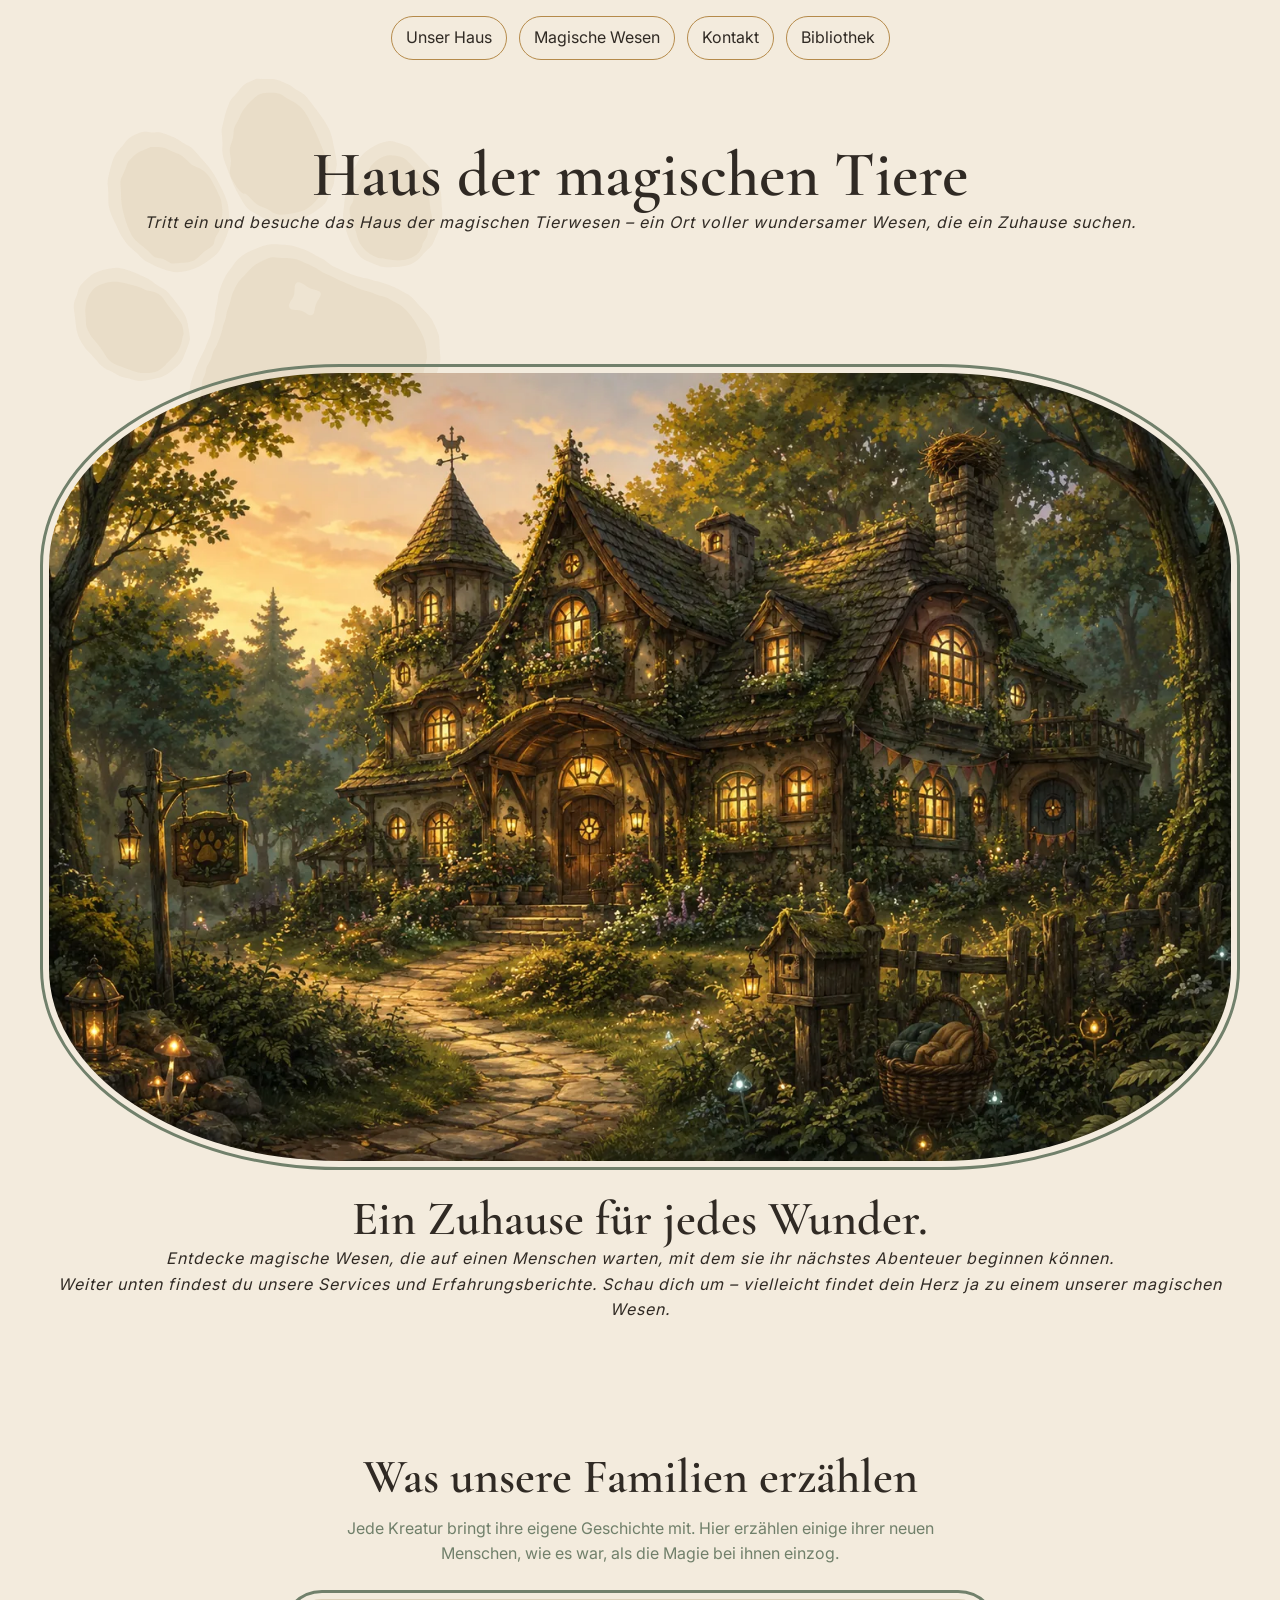
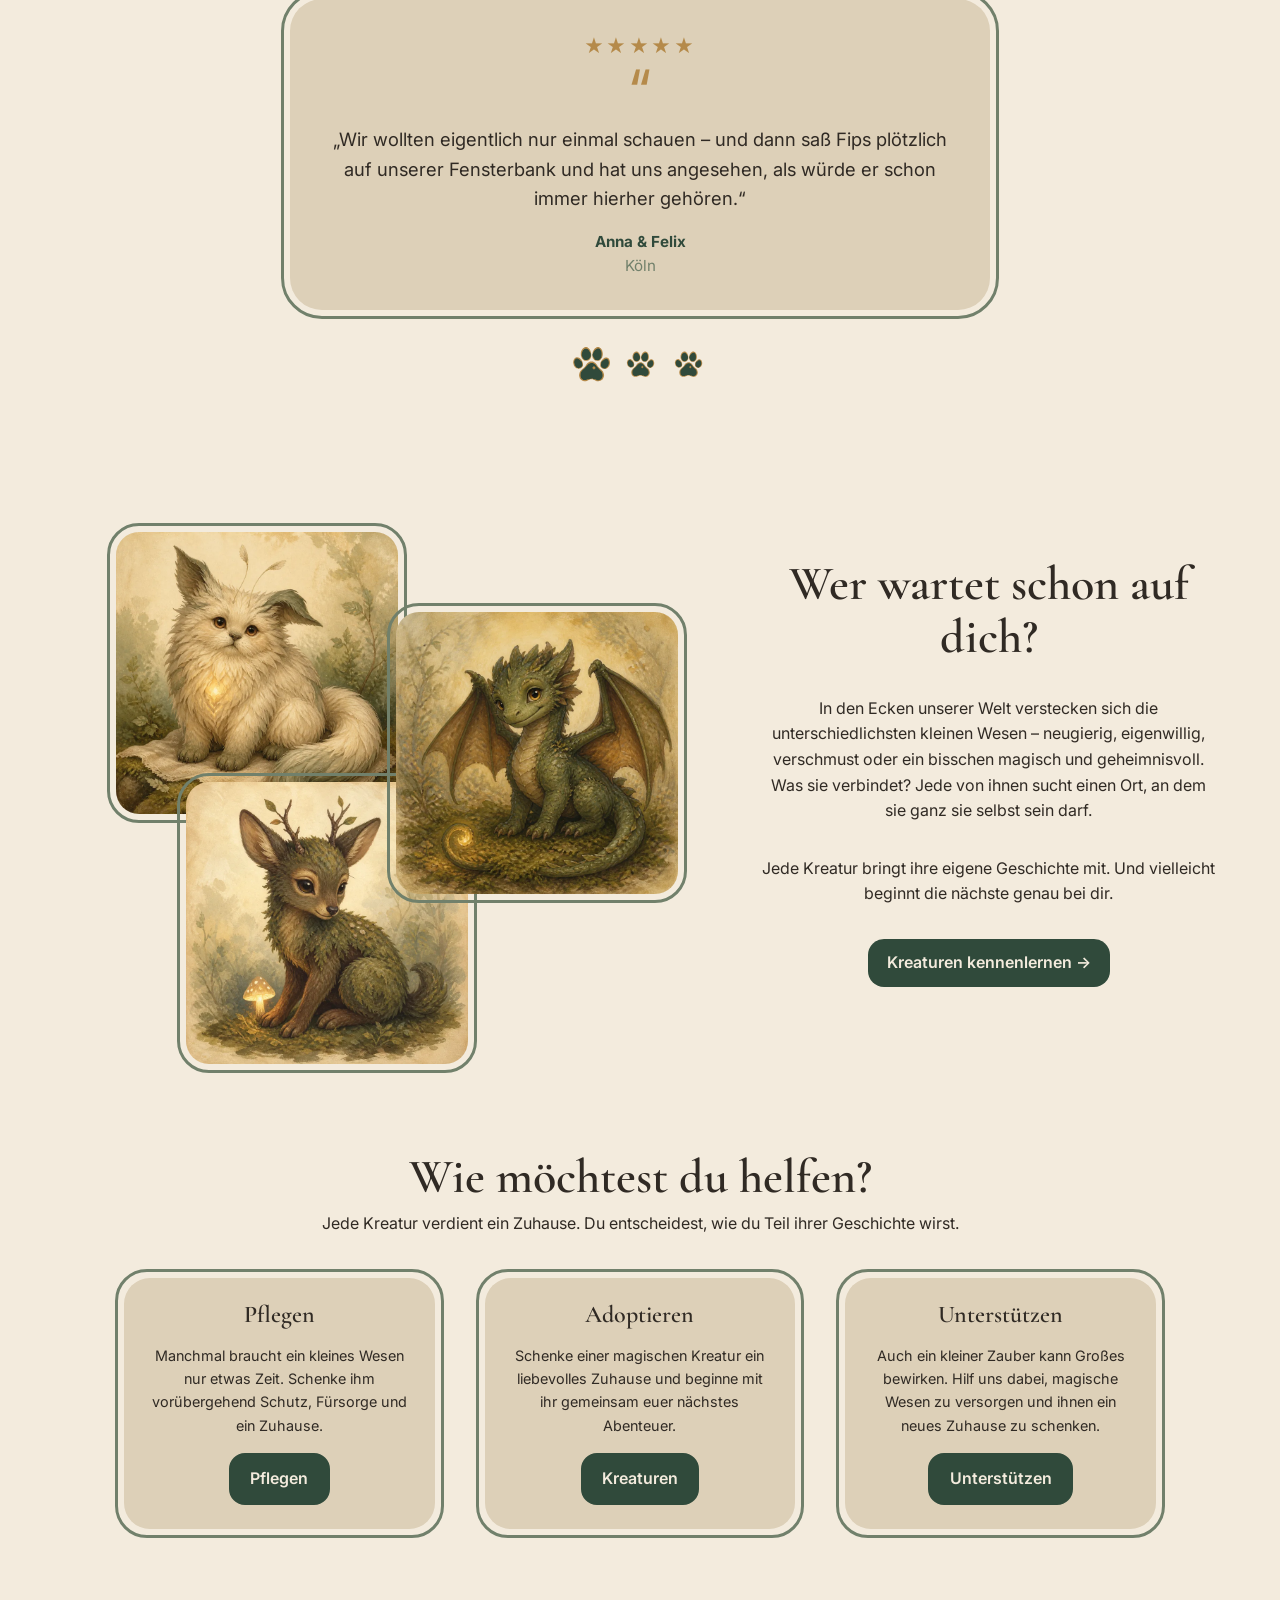
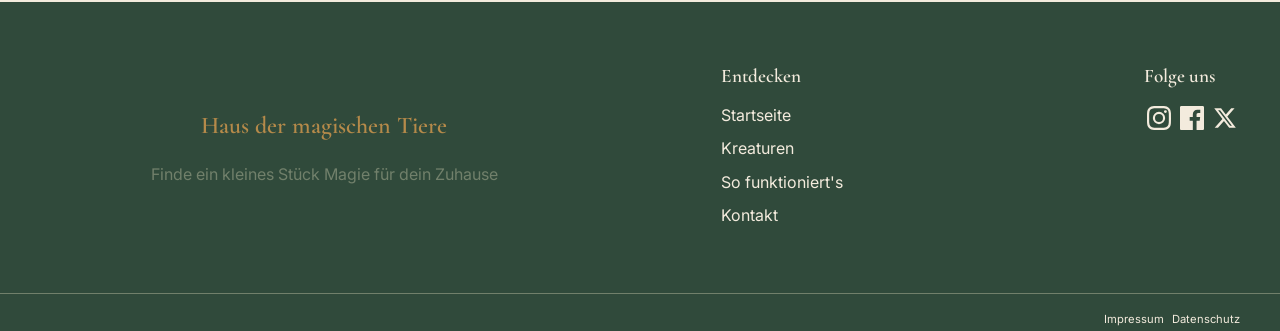
<file: index.html>
<!-- index.html — this file is yours to type, all of it. There is no skeleton
     here on purpose: building the skeleton is FR001.

     The markers below name the requirements from README.md, so the brief, your
     GitHub issues, the agent and this file all use the same words. Delete a
     marker once you have built past it — they are landmarks, not a to-do list,
     and nothing checks whether they are still here.

     One page or several is up to you. If you add about.html or contact.html,
     copy the relevant markers across or just delete them here. -->

<!-- FR001 — The page itself.
     The document: its type, the head (a title, the character encoding, the
     viewport, your stylesheet, any font link) and the body everything else
     lives inside. This is the one that decides whether the browser is reading
     your page in standards mode or guessing. -->
<!doctype html>
<html lang="de">
  <head>
    <meta charset="UTF-8" />
    <meta name="viewport" content="width=device-width, initial-scale=1.0" />
    <link rel="stylesheet" href="css/style.css" />
    <link rel="icon" href="assets/favicon.png?v=1" type="image/png" />
    <title>Adopt a Dragon</title>
  </head>
  <body>
    <nav class="oben-nav">
      <ul>
        <li><a href="index.html" aria-current="page">Unser Haus</a></li>
        <li><a href="creatures.html">Magische Wesen</a></li>
        <li><a href="contact.html">Kontakt</a></li>
        <li><a href="manuals.html">Bibliothek</a></li>
      </ul>
    </nav>

    <header class="container section">
      <h1>Haus der magischen Tiere</h1>
      <p>
        Tritt ein und besuche das Haus der magischen Tierwesen – ein Ort voller
        wundersamer Wesen, die ein Zuhause suchen.
      </p>
    </header>

    <main>
      <section class="hero container section">
        <img
          class="img-hero"
          src="assets/exterior.webp"
          alt="Märchenhaftes Haus der magischen Tiere in einem verwunschenen Wald"
          width="1440"
          height="960"
        />
        <h2>Ein Zuhause für jedes Wunder.</h2>
        <p>
          Entdecke magische Wesen, die auf einen Menschen warten, mit dem sie
          ihr nächstes Abenteuer beginnen können.
        </p>
        <p>
          Weiter unten findest du unsere Services und Erfahrungsberichte. Schau
          dich um – vielleicht findet dein Herz ja zu einem unserer magischen
          Wesen.
        </p>
      </section>

      <section class="testimonials section">
        <div class="testimonials__container container">
          <div class="testimonials__header">
            <h2>Was unsere Familien erzählen</h2>
            <p>
              Jede Kreatur bringt ihre eigene Geschichte mit. Hier erzählen
              einige ihrer neuen Menschen, wie es war, als die Magie bei ihnen
              einzog.
            </p>
          </div>

          <!--- Radio Buttons -->
          <input type="radio" name="testimonial" id="testimonial-1" checked />
          <input type="radio" name="testimonial" id="testimonial-2" />
          <input type="radio" name="testimonial" id="testimonial-3" />

          <!--- Testimonials -->
          <div class="testimonials__cards">
            <article class="testimonials__card testimonial-1">
              <div class="testimonials__rating">★★★★★</div>
              <blockquote>
                „Wir wollten eigentlich nur einmal schauen – und dann saß Fips
                plötzlich auf unserer Fensterbank und hat uns angesehen, als
                würde er schon immer hierher gehören.“
              </blockquote>
              <p class="testimonials__author">
                <strong>Anna & Felix</strong><br />
                Köln
              </p>
            </article>

            <article class="testimonials__card testimonial-2">
              <div class="testimonials__rating">★★★★★</div>
              <blockquote>
                „Morgens liegt Luna am liebsten in der Sonne, abends
                verschwindet sie irgendwo zwischen den Bücherregalen. Wir haben
                aufgehört zu fragen, wo sie die ganze Zeit gewesen ist.“
              </blockquote>
              <p class="testimonials__author">
                <strong>Familie Müller</strong><br />
                Bonn
              </p>
            </article>

            <article class="testimonials__card testimonial-3">
              <div class="testimonials__rating">★★★★★</div>
              <blockquote>
                „Das Schönste war nicht, unsere kleine Kreatur zu finden. Es war
                das Gefühl, dass sie uns gefunden hat.“
              </blockquote>
              <p class="testimonials__author">
                <strong>Sophie</strong><br />
                Düsseldorf
              </p>
            </article>
          </div>

          <!--- Navigation -->
          <div class="testimonials__controls">
            <label for="testimonial-1"
              ><img src="assets/paw.svg" alt=""
            /></label>
            <label for="testimonial-2"
              ><img src="assets/paw.svg" alt=""
            /></label>
            <label for="testimonial-3"
              ><img src="assets/paw.svg" alt=""
            /></label>
          </div>
        </div>
      </section>

      <!--Kreaturen-->
      <section class="section">
        <div class="creatures__container container">
          <div class="creatures__gallery">
            <div class="creatures__images">
              <img
                src="assets/dragon.webp"
                class="creatures__image--dragon"
                alt="Kleiner Drache"
                width="800"
                height="800"
              />
              <img
                src="assets/glowcat.webp"
                class="creatures__image--glowcat"
                alt="Kleine magische Glitzerkatze"
                width="800"
                height="800"
              />
              <img
                src="assets/mossdeer.webp"
                class="creatures__image--deer"
                alt="Kleines magisches Rehkitz"
                width="800"
                height="800"
              />
            </div>
          </div>
          <div class="creatures__content">
            <h2>Wer wartet schon auf dich?</h2>
            <p>
              In den Ecken unserer Welt verstecken sich die unterschiedlichsten
              kleinen Wesen – neugierig, eigenwillig, verschmust oder ein
              bisschen magisch und geheimnisvoll. Was sie verbindet? Jede von
              ihnen sucht einen Ort, an dem sie ganz sie selbst sein darf.
            </p>
            <p>
              Jede Kreatur bringt ihre eigene Geschichte mit. Und vielleicht
              beginnt die nächste genau bei dir.
            </p>
            <a href="creatures.html" class="creatures__link">
              Kreaturen kennenlernen <span>→</span>
            </a>
          </div>
        </div>
      </section>

      <!--Support-->
      <section class="support section" id="support">
        <div class="support__container container">
          <div class="support__header">
            <h2>Wie möchtest du helfen?</h2>
            <p>
              Jede Kreatur verdient ein Zuhause. Du entscheidest, wie du Teil
              ihrer Geschichte wirst.
            </p>
          </div>
          <div class="support__cards">
            <div class="support__card--frame">
              <article class="support__card">
                <h3>Pflegen</h3>
                <p>
                  Manchmal braucht ein kleines Wesen nur etwas Zeit. Schenke ihm
                  vorübergehend Schutz, Fürsorge und ein Zuhause.
                </p>
                <a href="manuals.html">Pflegen</a>
              </article>
            </div>
            <div class="support__card--frame">
              <article class="support__card">
                <h3>Adoptieren</h3>
                <p>
                  Schenke einer magischen Kreatur ein liebevolles Zuhause und
                  beginne mit ihr gemeinsam euer nächstes Abenteuer.
                </p>
                <a href="creatures.html">Kreaturen</a>
              </article>
            </div>
            <div class="support__card--frame">
              <article class="support__card">
                <h3>Unterstützen</h3>
                <p>
                  Auch ein kleiner Zauber kann Großes bewirken. Hilf uns dabei,
                  magische Wesen zu versorgen und ihnen ein neues Zuhause zu
                  schenken.
                </p>
                <a href="contact.html">Unterstützen</a>
              </article>
            </div>
          </div>
        </div>
      </section>
    </main>

    <!-- FR004 — Footer.
     The bottom of the page. Belongs to the page as a whole rather than to any
     one section above it. -->
    <footer>
      <div class="footer__content container section">
        <div class="footer__logo">
          <p class="footer__brand">Haus der magischen Tiere</p>
          <p>Finde ein kleines Stück Magie für dein Zuhause</p>
        </div>
        <div class="footer__navigation">
          <h4>Entdecken</h4>
          <nav aria-label="Footer-Navigation">
            <ul class="footer__links">
              <li><a href="index.html">Startseite</a></li>
              <li><a href="creatures.html">Kreaturen</a></li>
              <li><a href="index.html#support">So funktioniert's</a></li>
              <li><a href="contact.html">Kontakt</a></li>
            </ul>
          </nav>
        </div>
        <div class="footer__social">
          <h4>Folge uns</h4>
          <div class="footer__social-logos">
            <a href="#" aria-label="Instagram">
              <svg aria-hidden="true" focusable="false">
                <path
                  d="M12 2.163c3.204 0 3.584.012 4.85.07 3.252.148 4.771 1.691 4.919 4.919.058 1.265.069 1.645.069 4.849 0 3.205-.012 3.584-.069 4.849-.149 3.225-1.664 4.771-4.919 4.919-1.266.058-1.644.07-4.85.07-3.204 0-3.584-.012-4.849-.07-3.26-.149-4.771-1.699-4.919-4.92-.058-1.265-.07-1.644-.07-4.849 0-3.204.013-3.583.07-4.849.149-3.227 1.664-4.771 4.919-4.919 1.266-.057 1.645-.069 4.849-.069zM12 0C8.741 0 8.333.014 7.053.072 2.695.272.273 2.69.073 7.052.014 8.333 0 8.741 0 12c0 3.259.014 3.668.072 4.948.2 4.358 2.618 6.78 6.98 6.98C8.333 23.986 8.741 24 12 24c3.259 0 3.668-.014 4.948-.072 4.354-.2 6.782-2.618 6.979-6.98.059-1.28.073-1.689.073-4.948 0-3.259-.014-3.667-.072-4.947-.196-4.354-2.617-6.78-6.979-6.98C15.668.014 15.259 0 12 0zm0 5.838a6.162 6.162 0 100 12.324 6.162 6.162 0 000-12.324zM12 16a4 4 0 110-8 4 4 0 010 8zm6.406-11.845a1.44 1.44 0 100 2.881 1.44 1.44 0 000-2.881z"
                  fill="currentColor"
                  fill-rule="nonzero"
                />
              </svg>
            </a>
            <a href="#" aria-label="Facebook">
              <svg aria-hidden="true" focusable="false">
                <path
                  d="M22.675 0H1.325C.593 0 0 .593 0 1.325v21.351C0 23.407.593 24 1.325 24H12.82v-9.294H9.692v-3.622h3.128V8.413c0-3.1 1.893-4.788 4.659-4.788 1.325 0 2.463.099 2.795.143v3.24l-1.918.001c-1.504 0-1.795.715-1.795 1.763v2.313h3.587l-.467 3.622h-3.12V24h6.116c.73 0 1.323-.593 1.323-1.325V1.325C24 .593 23.407 0 22.675 0z"
                  fill="currentColor"
                  fill-rule="nonzero"
                />
              </svg>
            </a>
            <a href="#" aria-label="X">
              <svg aria-hidden="true" focusable="false">
                <path
                  d="M18.244 2.25h3.308l-7.227 8.26 8.502 11.24H16.17l-5.214-6.817L4.99 21.75H1.68l7.73-8.835L1.254 2.25H8.08l4.713 6.231zm-1.161 17.52h1.833L7.084 4.126H5.117z"
                  fill="currentColor"
                ></path>
              </svg>
            </a>
          </div>
        </div>
      </div>
      <nav class="footer__legal-wrapper" aria-label="Rechtliche Links">
        <ul class="footer__legal container">
          <li><a href="#">Impressum</a></li>
          <li><a href="#">Datenschutz</a></li>
        </ul>
      </nav>
    </footer>

    <!-- FR005 — Images and media.
     Your pictures live in assets/. Every one of them needs alt text that says
     what it shows — and a decorative image needs an empty alt rather than none
     at all. Give them a width and height so the page does not jump around
     while they load. -->
  </body>
</html>
</file>
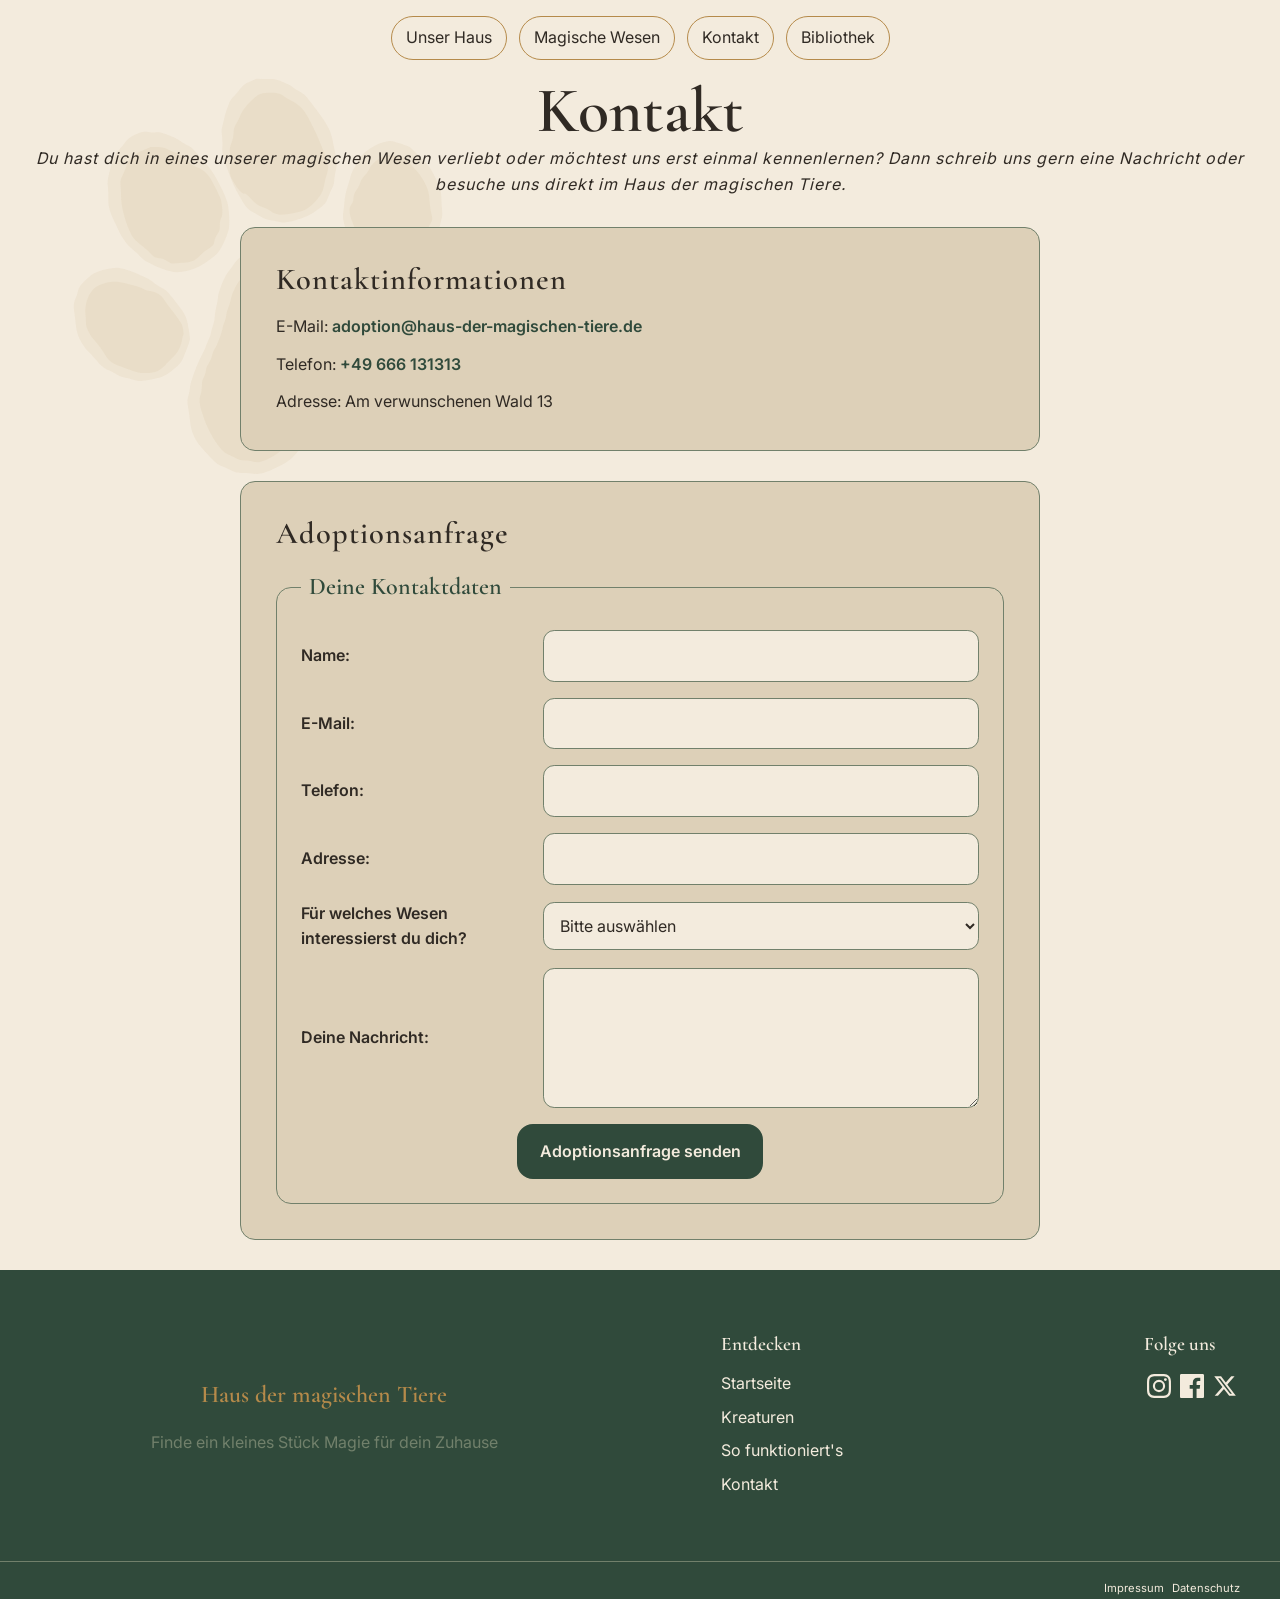
<file: contact.html>
<!doctype html>
<html lang="de">
  <head>
    <meta charset="UTF-8" />
    <meta name="viewport" content="width=device-width, initial-scale=1.0" />
    <link rel="stylesheet" href="css/style.css" />
    <link rel="icon" href="assets/favicon.png?v=1" type="image/png" />
    <title>Adopt a Dragon | Kontakt</title>
  </head>

  <body>
    <nav class="oben-nav">
      <ul>
        <li><a href="index.html">Unser Haus</a></li>
        <li><a href="creatures.html">Magische Wesen</a></li>
        <li><a href="contact.html" aria-current="page">Kontakt</a></li>
        <li><a href="manuals.html">Bibliothek</a></li>
      </ul>
    </nav>

    <header>
      <h1>Kontakt</h1>
      <p>
        Du hast dich in eines unserer magischen Wesen verliebt oder möchtest uns
        erst einmal kennenlernen? Dann schreib uns gern eine Nachricht oder
        besuche uns direkt im Haus der magischen Tiere.
      </p>
    </header>

    <main>
      <section class="contact-info">
        <h2>Kontaktinformationen</h2>

        <ul class="contact-info__list">
          <li>
            E-Mail:
            <a href="mailto:adoption@haus-der-magischen-tiere.de">
              adoption@haus-der-magischen-tiere.de
            </a>
          </li>

          <li>
            Telefon:
            <a href="tel:+49666131313">+49 666 131313</a>
          </li>

          <li>Adresse: Am verwunschenen Wald 13</li>
        </ul>
      </section>

      <section class="contact-form">
        <h2>Adoptionsanfrage</h2>

        <form class="contact-form__form">
          <fieldset class="contact-form__fieldset">
            <legend class="contact-form__legend">Deine Kontaktdaten</legend>

            <label for="name">Name:</label>
            <input
              class="contact-form__input"
              required
              type="text"
              id="name"
              name="name"
            />

            <label for="email">E-Mail:</label>
            <input
              class="contact-form__input"
              required
              type="email"
              id="email"
              name="email"
            />

            <label for="phone">Telefon:</label>
            <input
              class="contact-form__input"
              type="tel"
              id="phone"
              name="phone"
            />

            <label for="address">Adresse:</label>
            <input
              class="contact-form__input"
              type="text"
              id="address"
              name="address"
              autocomplete="street-address"
            />

            <label for="creature">
              Für welches Wesen interessierst du dich?
            </label>
            <select
              class="contact-form__select"
              required
              id="creature"
              name="creature"
            >
              <option value="" disabled selected>Bitte auswählen</option>
              <option value="Missy">Missy</option>
              <option value="Falfalon">Falfalon</option>
              <option value="Liora">Liora</option>
              <option value="Brummel">Brummel</option>
              <option value="Funke">Funke</option>
            </select>

            <label for="message">Deine Nachricht:</label>
            <textarea
              class="contact-form__textarea"
              required
              id="message"
              name="message"
            ></textarea>

            <button class="contact-form__button" type="submit">
              Adoptionsanfrage senden
            </button>
          </fieldset>
        </form>
      </section>
    </main>
    <footer>
      <div class="footer__content container section">
        <div class="footer__logo">
          <p class="footer__brand">Haus der magischen Tiere</p>
          <p>Finde ein kleines Stück Magie für dein Zuhause</p>
        </div>
        <div class="footer__navigation">
          <h4>Entdecken</h4>
          <nav aria-label="Footer-Navigation">
            <ul class="footer__links">
              <li><a href="index.html">Startseite</a></li>
              <li><a href="creatures.html">Kreaturen</a></li>
              <li><a href="index.html#support">So funktioniert's</a></li>
              <li><a href="contact.html">Kontakt</a></li>
            </ul>
          </nav>
        </div>
        <div class="footer__social">
          <h4>Folge uns</h4>
          <div class="footer__social-logos">
            <a href="#" aria-label="Instagram">
              <svg aria-hidden="true" focusable="false">
                <path
                  d="M12 2.163c3.204 0 3.584.012 4.85.07 3.252.148 4.771 1.691 4.919 4.919.058 1.265.069 1.645.069 4.849 0 3.205-.012 3.584-.069 4.849-.149 3.225-1.664 4.771-4.919 4.919-1.266.058-1.644.07-4.85.07-3.204 0-3.584-.012-4.849-.07-3.26-.149-4.771-1.699-4.919-4.92-.058-1.265-.07-1.644-.07-4.849 0-3.204.013-3.583.07-4.849.149-3.227 1.664-4.771 4.919-4.919 1.266-.057 1.645-.069 4.849-.069zM12 0C8.741 0 8.333.014 7.053.072 2.695.272.273 2.69.073 7.052.014 8.333 0 8.741 0 12c0 3.259.014 3.668.072 4.948.2 4.358 2.618 6.78 6.98 6.98C8.333 23.986 8.741 24 12 24c3.259 0 3.668-.014 4.948-.072 4.354-.2 6.782-2.618 6.979-6.98.059-1.28.073-1.689.073-4.948 0-3.259-.014-3.667-.072-4.947-.196-4.354-2.617-6.78-6.979-6.98C15.668.014 15.259 0 12 0zm0 5.838a6.162 6.162 0 100 12.324 6.162 6.162 0 000-12.324zM12 16a4 4 0 110-8 4 4 0 010 8zm6.406-11.845a1.44 1.44 0 100 2.881 1.44 1.44 0 000-2.881z"
                  fill="currentColor"
                  fill-rule="nonzero"
                />
              </svg>
            </a>
            <a href="#" aria-label="Facebook">
              <svg aria-hidden="true" focusable="false">
                <path
                  d="M22.675 0H1.325C.593 0 0 .593 0 1.325v21.351C0 23.407.593 24 1.325 24H12.82v-9.294H9.692v-3.622h3.128V8.413c0-3.1 1.893-4.788 4.659-4.788 1.325 0 2.463.099 2.795.143v3.24l-1.918.001c-1.504 0-1.795.715-1.795 1.763v2.313h3.587l-.467 3.622h-3.12V24h6.116c.73 0 1.323-.593 1.323-1.325V1.325C24 .593 23.407 0 22.675 0z"
                  fill="currentColor"
                  fill-rule="nonzero"
                />
              </svg>
            </a>
            <a href="#" aria-label="X">
              <svg aria-hidden="true" focusable="false">
                <path
                  d="M18.244 2.25h3.308l-7.227 8.26 8.502 11.24H16.17l-5.214-6.817L4.99 21.75H1.68l7.73-8.835L1.254 2.25H8.08l4.713 6.231zm-1.161 17.52h1.833L7.084 4.126H5.117z"
                  fill="currentColor"
                ></path>
              </svg>
            </a>
          </div>
        </div>
      </div>
      <nav class="footer__legal-wrapper" aria-label="Rechtliche Links">
        <ul class="footer__legal container">
          <li><a href="#">Impressum</a></li>
          <li><a href="#">Datenschutz</a></li>
        </ul>
      </nav>
    </footer>

    <!-- FR005 — Images and media.
     Your pictures live in assets/. Every one of them needs alt text that says
     what it shows — and a decorative image needs an empty alt rather than none
     at all. Give them a width and height so the page does not jump around
     while they load. -->
  </body>
</html>
</file>
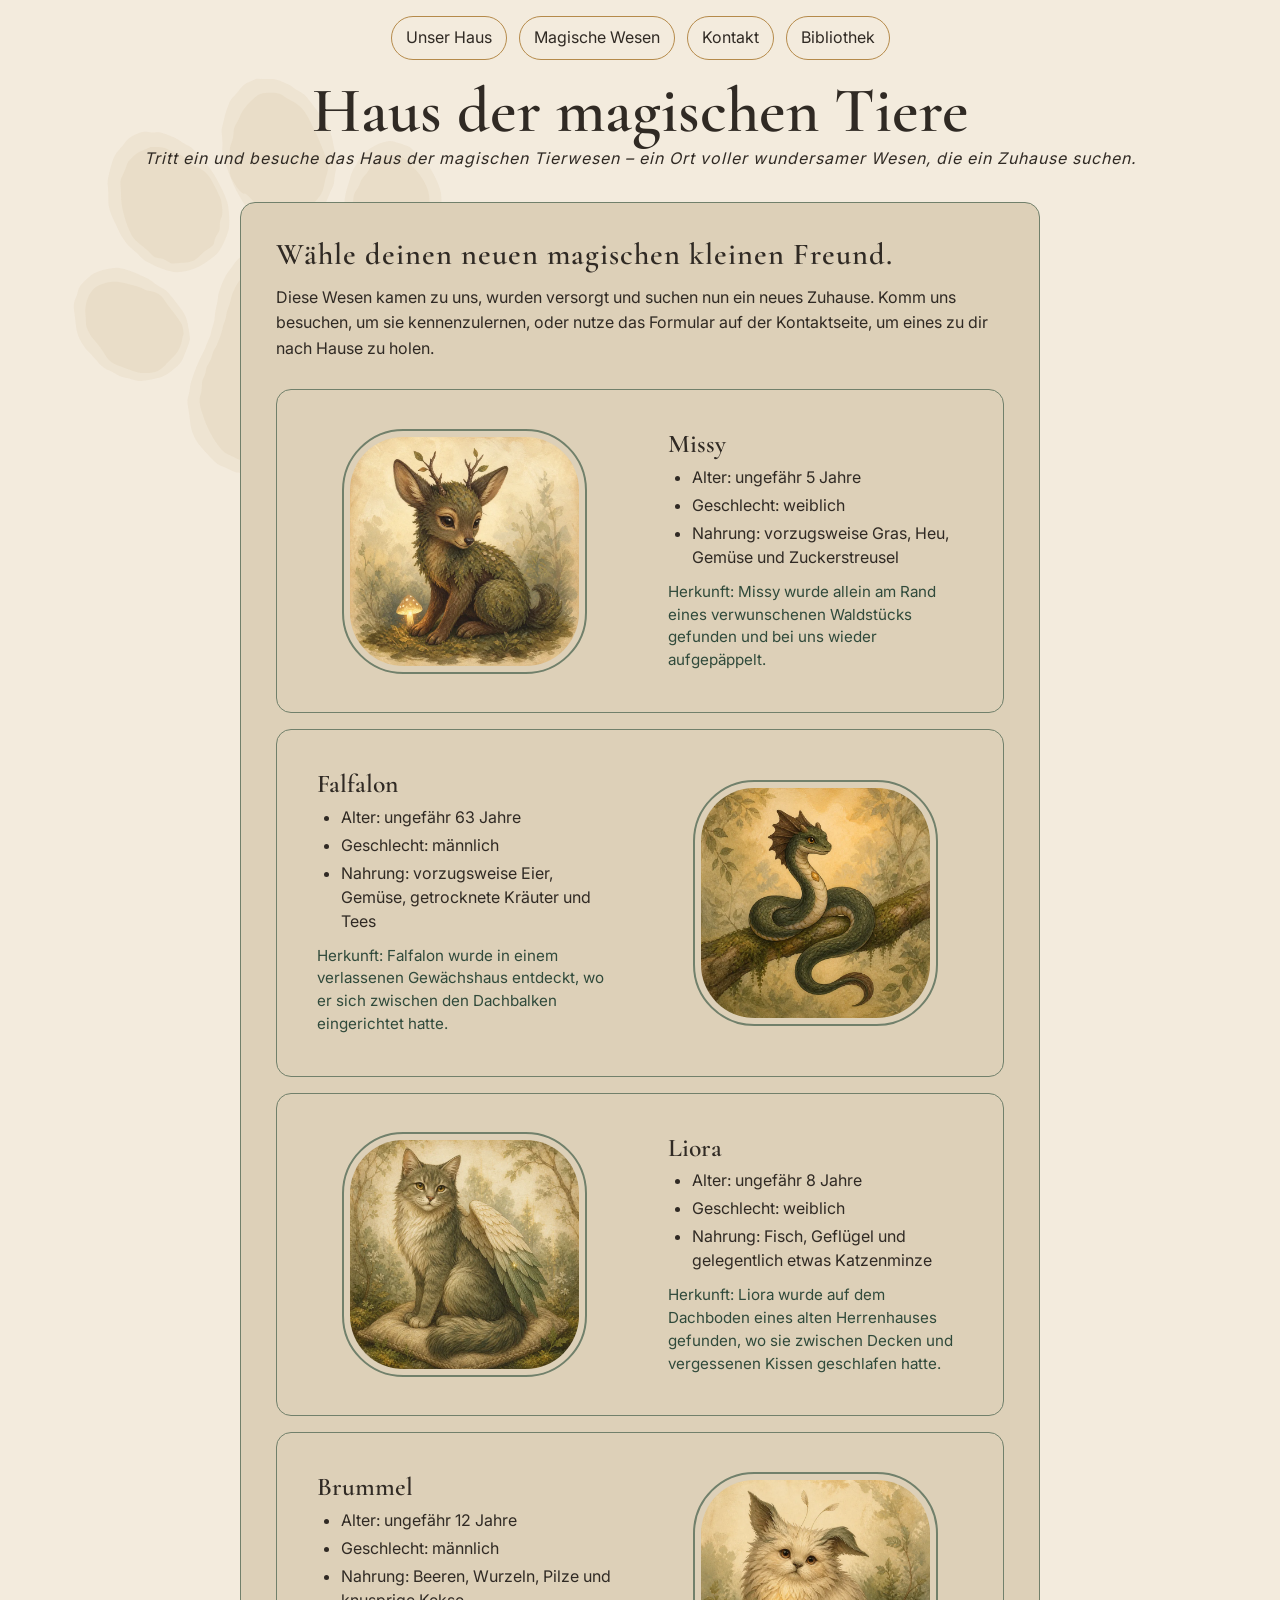
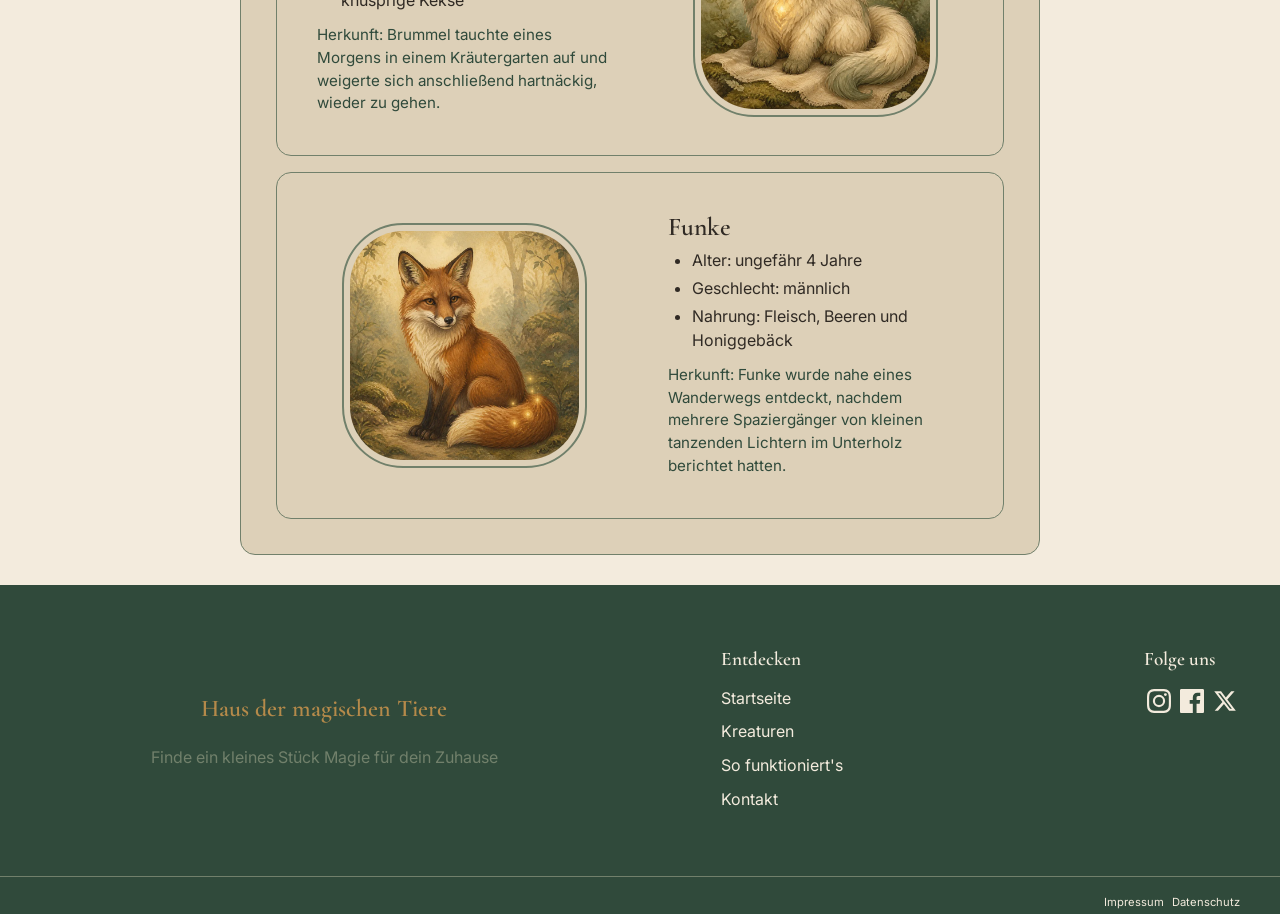
<file: creatures.html>
<!doctype html>
<html lang="de">
  <head>
    <meta charset="UTF-8" />
    <meta name="viewport" content="width=device-width, initial-scale=1.0" />
    <link rel="stylesheet" href="css/style.css" />
    <link rel="icon" href="assets/favicon.png?v=1" type="image/png" />
    <title>Adopt a Dragon | Magische Wesen</title>
  </head>

  <body>
    <nav class="oben-nav" aria-label="Hauptnavigation">
      <ul>
        <li><a href="index.html">Unser Haus</a></li>
        <li>
          <a href="creatures.html" aria-current="page">Magische Wesen</a>
        </li>
        <li><a href="contact.html">Kontakt</a></li>
        <li><a href="manuals.html">Bibliothek</a></li>
      </ul>
    </nav>

    <header>
      <h1>Haus der magischen Tiere</h1>
      <p>
        Tritt ein und besuche das Haus der magischen Tierwesen – ein Ort voller
        wundersamer Wesen, die ein Zuhause suchen.
      </p>
    </header>

    <main>
      <section class="creatures">
        <h2>Wähle deinen neuen magischen kleinen Freund.</h2>

        <p>
          Diese Wesen kamen zu uns, wurden versorgt und suchen nun ein neues
          Zuhause. Komm uns besuchen, um sie kennenzulernen, oder nutze das
          Formular auf der Kontaktseite, um eines zu dir nach Hause zu holen.
        </p>

        <div class="adoptables">
          <div class="adoptables-grid">
            <article class="adoptables-card">
              <img
                class="adoptable-img"
                src="assets/mossdeer.webp"
                alt="Ein kleines Reh mit moosartigem Fell und kleinen Hörnern."
                width="800"
                height="800"
              />

              <div class="adoptables-info">
                <h3>Missy</h3>

                <ul>
                  <li>Alter: ungefähr 5 Jahre</li>
                  <li>Geschlecht: weiblich</li>
                  <li>
                    Nahrung: vorzugsweise Gras, Heu, Gemüse und Zuckerstreusel
                  </li>
                </ul>

                <p class="rescue-note">
                  Herkunft: Missy wurde allein am Rand eines verwunschenen
                  Waldstücks gefunden und bei uns wieder aufgepäppelt.
                </p>
              </div>
            </article>

            <article class="adoptables-card">
              <div class="adoptables-info">
                <h3>Falfalon</h3>

                <ul>
                  <li>Alter: ungefähr 63 Jahre</li>
                  <li>Geschlecht: männlich</li>
                  <li>
                    Nahrung: vorzugsweise Eier, Gemüse, getrocknete Kräuter und
                    Tees
                  </li>
                </ul>

                <p class="rescue-note">
                  Herkunft: Falfalon wurde in einem verlassenen Gewächshaus
                  entdeckt, wo er sich zwischen den Dachbalken eingerichtet
                  hatte.
                </p>
              </div>

              <img
                class="adoptable-img"
                src="assets/drake.webp"
                alt="Ein grünes, schlangenartiges Wesen auf einem Ast mit seitlichen Kopfflügeln, kleinen Hörnern und einem gelben Edelstein am Körper."
                width="800"
                height="800"
              />
            </article>
            <article class="adoptables-card">
              <img
                class="adoptable-img"
                src="assets/wingcat.webp"
                alt="Eine graue Katze mit großen hellen Flügeln, die auf einem Kissen sitzt."
                width="800"
                height="800"
              />

              <div class="adoptables-info">
                <h3>Liora</h3>

                <ul>
                  <li>Alter: ungefähr 8 Jahre</li>
                  <li>Geschlecht: weiblich</li>
                  <li>
                    Nahrung: Fisch, Geflügel und gelegentlich etwas Katzenminze
                  </li>
                </ul>

                <p class="rescue-note">
                  Herkunft: Liora wurde auf dem Dachboden eines alten
                  Herrenhauses gefunden, wo sie zwischen Decken und vergessenen
                  Kissen geschlafen hatte.
                </p>
              </div>
            </article>

            <article class="adoptables-card">
              <div class="adoptables-info">
                <h3>Brummel</h3>

                <ul>
                  <li>Alter: ungefähr 12 Jahre</li>
                  <li>Geschlecht: männlich</li>
                  <li>Nahrung: Beeren, Wurzeln, Pilze und knusprige Kekse</li>
                </ul>

                <p class="rescue-note">
                  Herkunft: Brummel tauchte eines Morgens in einem Kräutergarten
                  auf und weigerte sich anschließend hartnäckig, wieder zu
                  gehen.
                </p>
              </div>

              <img
                class="adoptable-img"
                src="assets/glowcat.webp"
                alt="Ein flauschiges helles Fantasiewesen mit großen Ohren und einem warm leuchtenden Fleck auf der Brust."
                width="800"
                height="800"
              />
            </article>

            <article class="adoptables-card">
              <img
                class="adoptable-img"
                src="assets/sparklefox.webp"
                alt="Ein roter Fuchs mit kleinen goldenen Lichtfunken an seinem buschigen Schwanz."
                width="800"
                height="800"
              />

              <div class="adoptables-info">
                <h3>Funke</h3>

                <ul>
                  <li>Alter: ungefähr 4 Jahre</li>
                  <li>Geschlecht: männlich</li>
                  <li>Nahrung: Fleisch, Beeren und Honiggebäck</li>
                </ul>

                <p class="rescue-note">
                  Herkunft: Funke wurde nahe eines Wanderwegs entdeckt, nachdem
                  mehrere Spaziergänger von kleinen tanzenden Lichtern im
                  Unterholz berichtet hatten.
                </p>
              </div>
            </article>
          </div>
        </div>
      </section>
    </main>

    <footer>
      <div class="footer__content container section">
        <div class="footer__logo">
          <p class="footer__brand">Haus der magischen Tiere</p>
          <p>Finde ein kleines Stück Magie für dein Zuhause</p>
        </div>
        <div class="footer__navigation">
          <h4>Entdecken</h4>
          <nav aria-label="Footer-Navigation">
            <ul class="footer__links">
              <li><a href="index.html">Startseite</a></li>
              <li><a href="creatures.html">Kreaturen</a></li>
              <li><a href="index.html#support">So funktioniert's</a></li>
              <li><a href="contact.html">Kontakt</a></li>
            </ul>
          </nav>
        </div>
        <div class="footer__social">
          <h4>Folge uns</h4>
          <div class="footer__social-logos">
            <a href="#" aria-label="Instagram">
              <svg aria-hidden="true" focusable="false">
                <path
                  d="M12 2.163c3.204 0 3.584.012 4.85.07 3.252.148 4.771 1.691 4.919 4.919.058 1.265.069 1.645.069 4.849 0 3.205-.012 3.584-.069 4.849-.149 3.225-1.664 4.771-4.919 4.919-1.266.058-1.644.07-4.85.07-3.204 0-3.584-.012-4.849-.07-3.26-.149-4.771-1.699-4.919-4.92-.058-1.265-.07-1.644-.07-4.849 0-3.204.013-3.583.07-4.849.149-3.227 1.664-4.771 4.919-4.919 1.266-.057 1.645-.069 4.849-.069zM12 0C8.741 0 8.333.014 7.053.072 2.695.272.273 2.69.073 7.052.014 8.333 0 8.741 0 12c0 3.259.014 3.668.072 4.948.2 4.358 2.618 6.78 6.98 6.98C8.333 23.986 8.741 24 12 24c3.259 0 3.668-.014 4.948-.072 4.354-.2 6.782-2.618 6.979-6.98.059-1.28.073-1.689.073-4.948 0-3.259-.014-3.667-.072-4.947-.196-4.354-2.617-6.78-6.979-6.98C15.668.014 15.259 0 12 0zm0 5.838a6.162 6.162 0 100 12.324 6.162 6.162 0 000-12.324zM12 16a4 4 0 110-8 4 4 0 010 8zm6.406-11.845a1.44 1.44 0 100 2.881 1.44 1.44 0 000-2.881z"
                  fill="currentColor"
                  fill-rule="nonzero"
                />
              </svg>
            </a>
            <a href="#" aria-label="Facebook">
              <svg aria-hidden="true" focusable="false">
                <path
                  d="M22.675 0H1.325C.593 0 0 .593 0 1.325v21.351C0 23.407.593 24 1.325 24H12.82v-9.294H9.692v-3.622h3.128V8.413c0-3.1 1.893-4.788 4.659-4.788 1.325 0 2.463.099 2.795.143v3.24l-1.918.001c-1.504 0-1.795.715-1.795 1.763v2.313h3.587l-.467 3.622h-3.12V24h6.116c.73 0 1.323-.593 1.323-1.325V1.325C24 .593 23.407 0 22.675 0z"
                  fill="currentColor"
                  fill-rule="nonzero"
                />
              </svg>
            </a>
            <a href="#" aria-label="X">
              <svg aria-hidden="true" focusable="false">
                <path
                  d="M18.244 2.25h3.308l-7.227 8.26 8.502 11.24H16.17l-5.214-6.817L4.99 21.75H1.68l7.73-8.835L1.254 2.25H8.08l4.713 6.231zm-1.161 17.52h1.833L7.084 4.126H5.117z"
                  fill="currentColor"
                ></path>
              </svg>
            </a>
          </div>
        </div>
      </div>
      <nav class="footer__legal-wrapper" aria-label="Rechtliche Links">
        <ul class="footer__legal container">
          <li><a href="#">Impressum</a></li>
          <li><a href="#">Datenschutz</a></li>
        </ul>
      </nav>
    </footer>

    <!-- FR005 — Images and media.
     Your pictures live in assets/. Every one of them needs alt text that says
     what it shows — and a decorative image needs an empty alt rather than none
     at all. Give them a width and height so the page does not jump around
     while they load. -->
  </body>
</html>
</file>
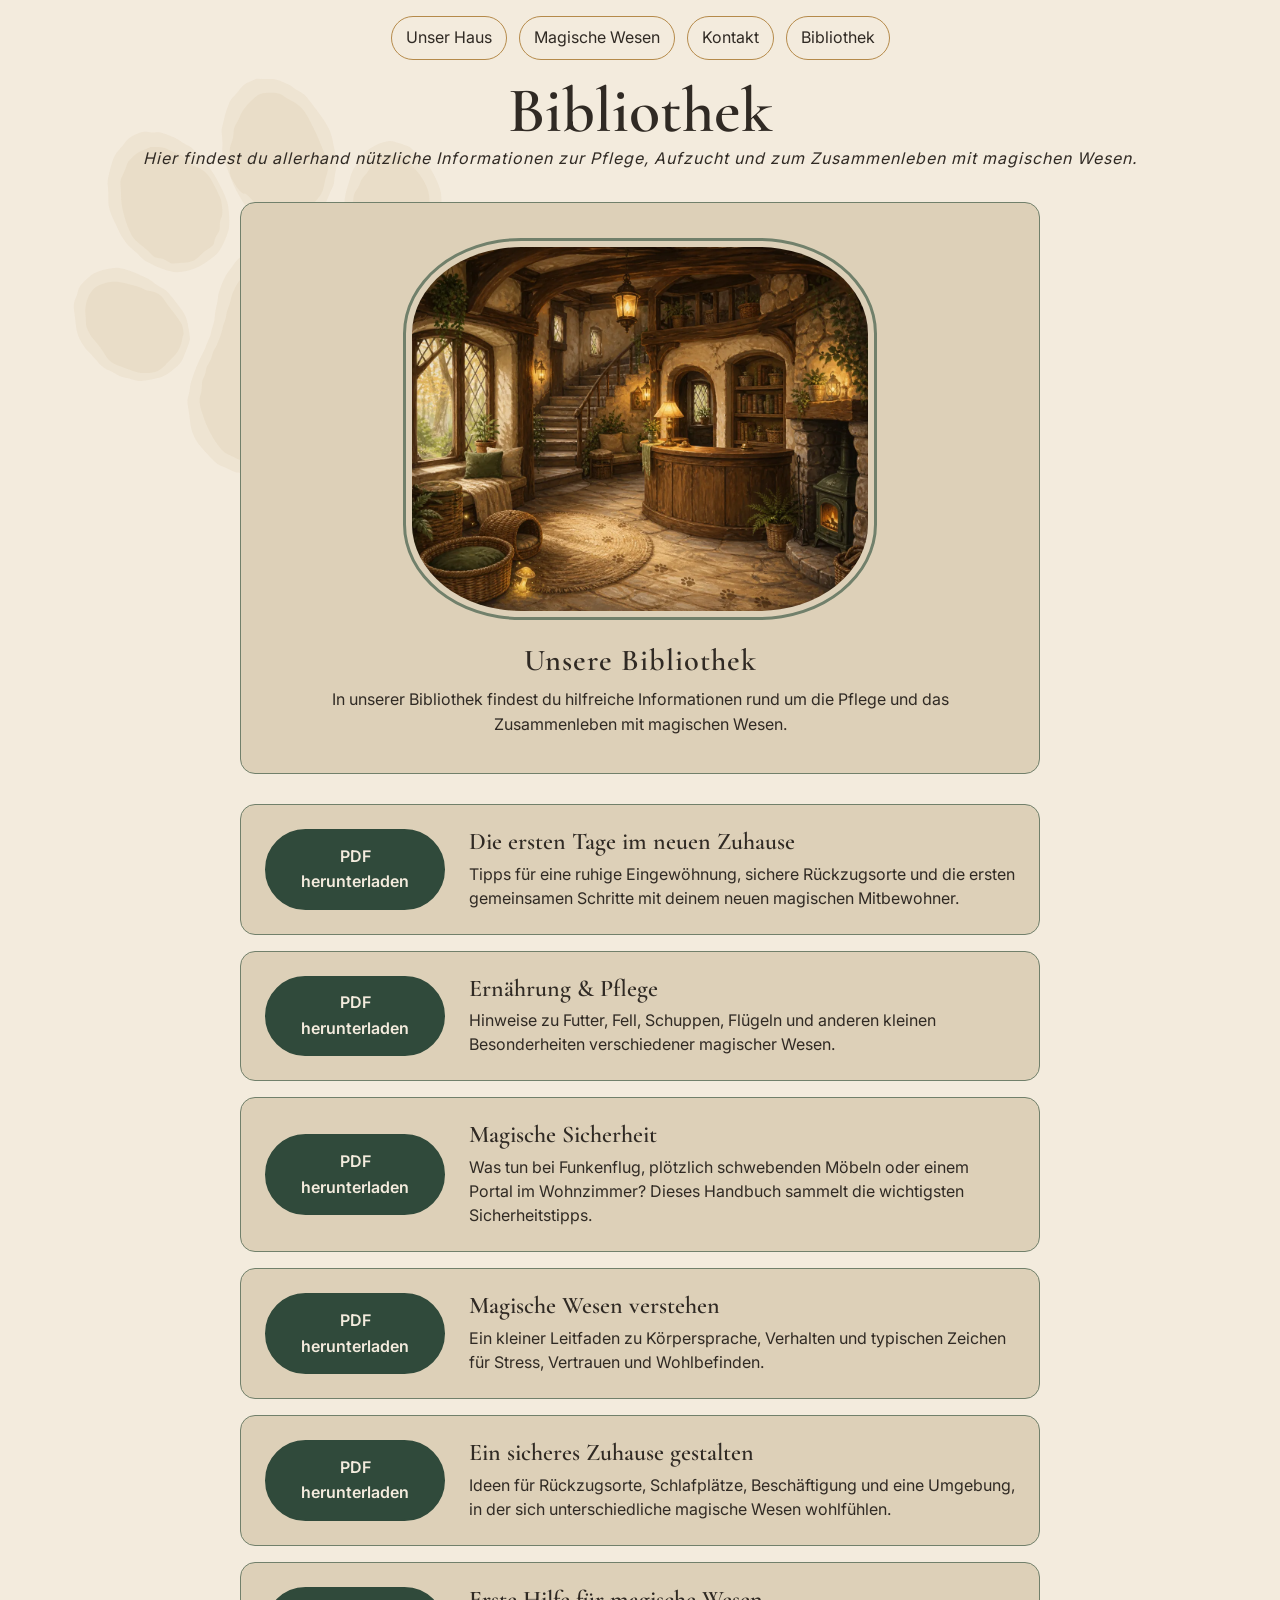
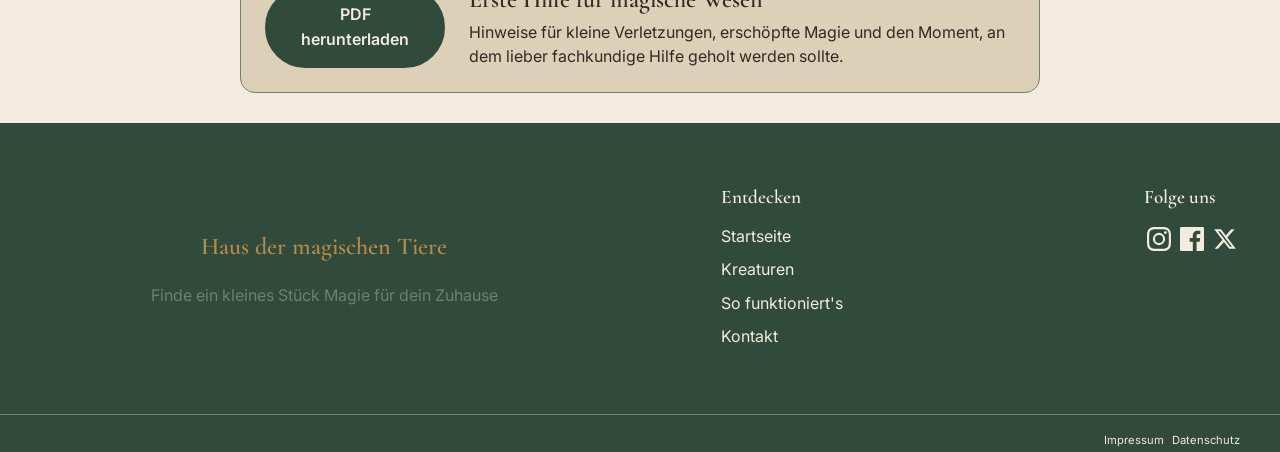
<file: manuals.html>
<!doctype html>
<html lang="de">
  <head>
    <meta charset="UTF-8" />
    <meta name="viewport" content="width=device-width, initial-scale=1.0" />
    <link rel="stylesheet" href="css/style.css" />
    <link rel="icon" href="assets/favicon.png?v=1" type="image/png" />
    <title>Adopt a Dragon | Bibliothek</title>
  </head>
  <body>
    <nav class="oben-nav">
      <ul>
        <li><a href="index.html">Unser Haus</a></li>
        <li><a href="creatures.html">Magische Wesen</a></li>
        <li><a href="contact.html">Kontakt</a></li>
        <li><a href="manuals.html" aria-current="page">Bibliothek</a></li>
      </ul>
    </nav>
    <header>
      <h1>Bibliothek</h1>
      <p>
        Hier findest du allerhand nützliche Informationen zur Pflege, Aufzucht
        und zum Zusammenleben mit magischen Wesen.
      </p>
    </header>
    <main>
      <section class="library">
        <img
          class="library-img"
          src="assets/interior.webp"
          alt="Ein gemütlicher Innenraum des Hauses der magischen Tiere mit Regalen und warmem Licht."
          width="1200"
          height="960"
        />

        <h2>Unsere Bibliothek</h2>

        <p>
          In unserer Bibliothek findest du hilfreiche Informationen rund um die
          Pflege und das Zusammenleben mit magischen Wesen.
        </p>
      </section>
      <div class="manuals-list">
        <article class="manual-row">
          <a class="manual-download" href="#">PDF herunterladen</a>

          <div class="manual-info">
            <h3>Die ersten Tage im neuen Zuhause</h3>
            <p>
              Tipps für eine ruhige Eingewöhnung, sichere Rückzugsorte und die
              ersten gemeinsamen Schritte mit deinem neuen magischen
              Mitbewohner.
            </p>
          </div>
        </article>

        <article class="manual-row">
          <a class="manual-download" href="#">PDF herunterladen</a>

          <div class="manual-info">
            <h3>Ernährung &amp; Pflege</h3>
            <p>
              Hinweise zu Futter, Fell, Schuppen, Flügeln und anderen kleinen
              Besonderheiten verschiedener magischer Wesen.
            </p>
          </div>
        </article>

        <article class="manual-row">
          <a class="manual-download" href="#">PDF herunterladen</a>

          <div class="manual-info">
            <h3>Magische Sicherheit</h3>
            <p>
              Was tun bei Funkenflug, plötzlich schwebenden Möbeln oder einem
              Portal im Wohnzimmer? Dieses Handbuch sammelt die wichtigsten
              Sicherheitstipps.
            </p>
          </div>
        </article>

        <article class="manual-row">
          <a class="manual-download" href="#">PDF herunterladen</a>

          <div class="manual-info">
            <h3>Magische Wesen verstehen</h3>
            <p>
              Ein kleiner Leitfaden zu Körpersprache, Verhalten und typischen
              Zeichen für Stress, Vertrauen und Wohlbefinden.
            </p>
          </div>
        </article>

        <article class="manual-row">
          <a class="manual-download" href="#">PDF herunterladen</a>

          <div class="manual-info">
            <h3>Ein sicheres Zuhause gestalten</h3>
            <p>
              Ideen für Rückzugsorte, Schlafplätze, Beschäftigung und eine
              Umgebung, in der sich unterschiedliche magische Wesen wohlfühlen.
            </p>
          </div>
        </article>

        <article class="manual-row">
          <a class="manual-download" href="#">PDF herunterladen</a>

          <div class="manual-info">
            <h3>Erste Hilfe für magische Wesen</h3>
            <p>
              Hinweise für kleine Verletzungen, erschöpfte Magie und den Moment,
              an dem lieber fachkundige Hilfe geholt werden sollte.
            </p>
          </div>
        </article>
      </div>
    </main>
    <footer>
      <div class="footer__content container section">
        <div class="footer__logo">
          <p class="footer__brand">Haus der magischen Tiere</p>
          <p>Finde ein kleines Stück Magie für dein Zuhause</p>
        </div>
        <div class="footer__navigation">
          <h4>Entdecken</h4>
          <nav aria-label="Footer-Navigation">
            <ul class="footer__links">
              <li><a href="index.html">Startseite</a></li>
              <li><a href="creatures.html">Kreaturen</a></li>
              <li><a href="index.html#support">So funktioniert's</a></li>
              <li><a href="contact.html">Kontakt</a></li>
            </ul>
          </nav>
        </div>
        <div class="footer__social">
          <h4>Folge uns</h4>
          <div class="footer__social-logos">
            <a href="#" aria-label="Instagram">
              <svg aria-hidden="true" focusable="false">
                <path
                  d="M12 2.163c3.204 0 3.584.012 4.85.07 3.252.148 4.771 1.691 4.919 4.919.058 1.265.069 1.645.069 4.849 0 3.205-.012 3.584-.069 4.849-.149 3.225-1.664 4.771-4.919 4.919-1.266.058-1.644.07-4.85.07-3.204 0-3.584-.012-4.849-.07-3.26-.149-4.771-1.699-4.919-4.92-.058-1.265-.07-1.644-.07-4.849 0-3.204.013-3.583.07-4.849.149-3.227 1.664-4.771 4.919-4.919 1.266-.057 1.645-.069 4.849-.069zM12 0C8.741 0 8.333.014 7.053.072 2.695.272.273 2.69.073 7.052.014 8.333 0 8.741 0 12c0 3.259.014 3.668.072 4.948.2 4.358 2.618 6.78 6.98 6.98C8.333 23.986 8.741 24 12 24c3.259 0 3.668-.014 4.948-.072 4.354-.2 6.782-2.618 6.979-6.98.059-1.28.073-1.689.073-4.948 0-3.259-.014-3.667-.072-4.947-.196-4.354-2.617-6.78-6.979-6.98C15.668.014 15.259 0 12 0zm0 5.838a6.162 6.162 0 100 12.324 6.162 6.162 0 000-12.324zM12 16a4 4 0 110-8 4 4 0 010 8zm6.406-11.845a1.44 1.44 0 100 2.881 1.44 1.44 0 000-2.881z"
                  fill="currentColor"
                  fill-rule="nonzero"
                />
              </svg>
            </a>
            <a href="#" aria-label="Facebook">
              <svg aria-hidden="true" focusable="false">
                <path
                  d="M22.675 0H1.325C.593 0 0 .593 0 1.325v21.351C0 23.407.593 24 1.325 24H12.82v-9.294H9.692v-3.622h3.128V8.413c0-3.1 1.893-4.788 4.659-4.788 1.325 0 2.463.099 2.795.143v3.24l-1.918.001c-1.504 0-1.795.715-1.795 1.763v2.313h3.587l-.467 3.622h-3.12V24h6.116c.73 0 1.323-.593 1.323-1.325V1.325C24 .593 23.407 0 22.675 0z"
                  fill="currentColor"
                  fill-rule="nonzero"
                />
              </svg>
            </a>
            <a href="#" aria-label="X">
              <svg aria-hidden="true" focusable="false">
                <path
                  d="M18.244 2.25h3.308l-7.227 8.26 8.502 11.24H16.17l-5.214-6.817L4.99 21.75H1.68l7.73-8.835L1.254 2.25H8.08l4.713 6.231zm-1.161 17.52h1.833L7.084 4.126H5.117z"
                  fill="currentColor"
                ></path>
              </svg>
            </a>
          </div>
        </div>
      </div>
      <nav class="footer__legal-wrapper" aria-label="Rechtliche Links">
        <ul class="footer__legal container">
          <li><a href="#">Impressum</a></li>
          <li><a href="#">Datenschutz</a></li>
        </ul>
      </nav>
    </footer>

    <!-- FR005 — Images and media.
     Your pictures live in assets/. Every one of them needs alt text that says
     what it shows — and a decorative image needs an empty alt rather than none
     at all. Give them a width and height so the page does not jump around
     while they load. -->
  </body>
</html>
</file>
<file: css/style.css>
* {
  margin: 0;
  padding: 0;
  box-sizing: border-box;
}

:root {
  /* Colors */
  --color-background: #f3ebdd;
  --color-surface: #ddd0b8;
  --color-primary: #304a3b;
  --color-secondary: #71806b;
  --color-accent: #b58a4a;
  --color-text: #302a24;

  /* Layout */
  --container-width: 1200px;

  /* Spacing */
  --space-sm: 0.5rem;
  --space-md: 1rem;
  --space-lg: 2rem;
  --space-xl: 4rem;

  /* Borders */
  --radius-md: 1rem;
  --radius-lg: 2rem;

  /* Typography */
  --line-height-body: 1.6;
  --line-height-heading: 1.1;
}

@font-face {
  font-family: "Cormorant Garamond";
  src: url("../assets/fonts/Cormorant_Garamond/CormorantGaramond-VariableFont_wght.ttf")
    format("truetype");
  font-weight: 100 700;
}

@font-face {
  font-family: "Inter";
  src: url("../assets/fonts/Inter/Inter-VariableFont_opsz\,wght.ttf")
    format("truetype");
  font-weight: 100 700;
}

/* Grundeinstellungen */
body {
  background-color: var(--color-background);
  background-image: url("/assets/paw-gold.svg");
  background-repeat: no-repeat;
  background-position: 2% 7%;
  background-size: clamp(300px, 45vw, 500px);
  background-attachment: fixed;
  color: var(--color-text);
  font-family: "Inter", sans-serif;
  font-weight: 400;
  line-height: var(--line-height-body);
}

h1,
h2,
h3,
h4,
h5 {
  font-family: "Cormorant Garamond", serif;
  font-weight: 600;
  line-height: var(--line-height-heading);
}

h1 {
  font-size: clamp(2.5rem, 5vw, 4rem);
}

h2 {
  font-size: clamp(2rem, 4vw, 3rem);
}

h3 {
  font-size: 1.5rem;
}

h4 {
  font-size: 1.2rem;
}

.container {
  width: min(100% - 4rem, var(--container-width));
  margin-inline: auto;
}

.section {
  padding-block: var(--space-xl);
}

/* ---------- Navigation ---------- */
.oben-nav {
  padding: 16px;
  position: sticky;
  top: 0;
  z-index: 1000;
}
.oben-nav ul {
  display: flex;
  justify-content: center;
  gap: 12px;
  list-style: none;
  margin: 0;
  padding: 0;
}

.oben-nav a {
  color: var(--color-text);
  display: inline-block;
  text-decoration: none;
  border: 1px solid var(--color-accent);
  border-radius: 999px;
  padding: 8px 14px;
  transition: 0.7s ease;
}

.oben-nav a:hover {
  background-color: var(--color-background);
  color: var(--color-text);
  transform: translateY(-4px);
}
.oben-nav a:focus {
  outline: 2px solid var(--color-primary);
}

/* ---------- Header ---------- */
header {
  text-align: center;
}

/* header h1 {
  font-size: 2.5rem;
  letter-spacing: 2px;
} */

header p {
  margin-top: 0;
  font-style: italic;
  letter-spacing: 1px;
}

/* ---------- Hero Section ---------- */
.hero {
  text-align: center;
}
.hero p {
  margin-top: 0;
  font-style: italic;
  letter-spacing: 1px;
}

.img-hero {
  border-radius: 25%;
  border: 3px solid var(--color-secondary);
  padding: 6px;
  max-width: 100%;
  height: auto;
  margin-bottom: 1rem;
}

/* ---------- Testimonials ---------- */
.testimonials__container {
  display: flex;
  flex-direction: column;
  gap: var(--space-lg);
}

.testimonials__header {
  display: flex;
  flex-direction: column;
  align-items: center;
  text-align: center;
}

.testimonials__header p {
  max-width: 650px;
  margin: 0.75rem auto 0;
  color: var(--color-secondary);
  text-align: center;
}

.testimonials__cards {
  display: flex;
  justify-content: center;
  margin: 0 auto;
}

.testimonials__card {
  display: none;
  flex-direction: column;
  gap: var(--space-md);
  align-items: center;
  text-align: center;

  max-width: 700px;
  padding: 2rem;

  background-color: var(--color-surface);
  border-radius: var(--radius-lg);

  outline: 3px solid var(--color-secondary);
  outline-offset: 6px;
}

.testimonials__rating {
  color: var(--color-accent);
  font-size: 1.2rem;
  letter-spacing: 0.15rem;
}

.testimonials__card blockquote {
  font-size: 1.15rem;
}

.testimonials__card blockquote::before {
  content: "“";
  display: block;
  color: var(--color-accent);
  font-size: 4rem;
  line-height: 0.5;
  margin-bottom: 1rem;
}

.testimonials__author {
  color: var(--color-secondary);
  font-size: 0.95rem;
}

.testimonials__author strong {
  color: var(--color-primary);
}

.testimonials__container > input[type="radio"] {
  display: none;
}

#testimonial-1:checked ~ .testimonials__cards .testimonial-1 {
  display: flex;
}

#testimonial-2:checked ~ .testimonials__cards .testimonial-2 {
  display: flex;
}

#testimonial-3:checked ~ .testimonials__cards .testimonial-3 {
  display: flex;
}

#testimonial-1:checked ~ .testimonials__controls label[for="testimonial-1"],
#testimonial-2:checked ~ .testimonials__controls label[for="testimonial-2"],
#testimonial-3:checked ~ .testimonials__controls label[for="testimonial-3"] {
  color: var(--color-accent);
}

.testimonials__controls {
  align-self: center;
}

/* .testimonials__controls label {
  color: var(--color-secondary);
  cursor: pointer;
  margin: 0 0.25rem;
  transition: color 0.2s ease;
} */

.testimonials__controls label img {
  width: 35px;
  height: 35px;
  transition: transform 0.5s ease;
  margin: 0.3rem;
}

#testimonial-1:checked ~ .testimonials__controls label[for="testimonial-1"] img,
#testimonial-2:checked ~ .testimonials__controls label[for="testimonial-2"] img,
#testimonial-3:checked
  ~ .testimonials__controls
  label[for="testimonial-3"]
  img {
  transform: scale(1.35);
}

/* ---------- Creature Section ---------- */
.creatures__container {
  display: grid;
  grid-template-columns: 3fr 2fr;
  gap: var(--space-xl);
  transform: translateX(-2%);
}

.creatures__gallery {
  position: relative;
  min-height: 500px;
  display: flex;
  justify-content: center;
}

.creatures__images {
  position: relative;
  width: 500px;
  height: 500px;
}

.creatures__gallery img {
  position: absolute;
  width: 300px;
  height: 300px;
  object-fit: cover;
  border-radius: var(--radius-lg);
  border: 3px solid var(--color-secondary);
  padding: 6px;
}

.creatures__image--dragon {
  top: 80px;
  left: 280px;
  z-index: 3;
}

.creatures__image--glowcat {
  top: 0px;
  left: 0px;
}

.creatures__image--deer {
  top: 250px;
  left: 70px;
}

.creatures__content {
  display: flex;
  flex-direction: column;
  gap: var(--space-lg);
  align-items: center;
  justify-content: center;
}

.creatures__content h2 {
  text-align: center;
}

.creatures__content p {
  max-width: 550px;
  text-align: center;
}

.creatures__content a {
  display: inline-block;
  padding: 0.7rem 1.2rem;
  background-color: var(--color-primary);
  color: var(--color-background);
  border-radius: var(--radius-md);
  text-align: center;
  text-decoration: none;
  font-weight: 600;

  transition:
    transform 0.2s ease,
    background-color 0.2s ease;
}

.creatures__content a:hover {
  background-color: var(--color-secondary);
  transform: translateY(-3px);
}

.creatures__content a span {
  display: inline-block;
  transition: transform 0.2s ease;
}

.creatures__content a:hover span {
  transform: translateX(4px);
}

/* ---------- Support Section ---------- */
.support__container {
  display: flex;
  flex-direction: column;
  gap: var(--space-lg);
}

.support__header {
  display: flex;
  flex-direction: column;
  gap: var(--space-sm);
  align-items: center;
  text-align: center;
}

.support__cards {
  display: grid;
  grid-template-columns: repeat(3, 1fr);
  gap: var(--space-lg);
  max-width: 1050px;
  margin-inline: auto;
}

.support__card--frame {
  padding: 6px;
  border: 3px solid var(--color-secondary);
  border-radius: var(--radius-lg);
}

.support__card {
  background-color: var(--color-surface);
  position: relative;
  height: 100%;

  display: flex;
  flex-direction: column;
  gap: var(--space-md);
  padding: 1.5rem;

  border-radius: calc(var(--radius-lg) - 6px);

  transition:
    transform 0.3s ease,
    background-color 0.3s ease,
    box-shadow 0.3s ease;
}

.support__card:hover {
  background-color: var(--color-secondary);
  color: var(--color-background);
  transform: scale(1.05);
}

.support__card a {
  display: inline-block;
  align-self: center;

  padding: 0.7rem 1.2rem;
  margin: auto;

  background-color: var(--color-primary);
  color: var(--color-background);

  border: 2px solid var(--color-primary);
  border-radius: var(--radius-md);

  transition:
    background-color 0.3s ease,
    color 0.3s ease;

  text-decoration: none;
  font-weight: 600;
}

.support__card:hover a {
  background-color: var(--color-background);
  border-color: var(--color-background);
  color: var(--color-primary);
}

.support__card h3 {
  text-align: center;
}

.support__card p {
  font-size: 0.9rem;
  text-align: center;
}

/* ---------- Footer ---------- */

footer {
  background-color: var(--color-primary);
  color: var(--color-background);
}

.footer__content {
  display: grid;
  grid-template-columns: 2fr 1fr 1fr;
  gap: var(--space-lg);
  align-items: start;
}

.footer__logo {
  align-self: center;
  justify-self: center;
  display: flex;
  flex-direction: column;
  gap: var(--space-md);
}

.footer__navigation {
  display: flex;
  flex-direction: column;
  justify-self: center;
  gap: var(--space-md);
}

.footer__links {
  display: flex;
  flex-direction: column;
  gap: var(--space-sm);
}

footer ul {
  list-style: none;
}

.footer__links a {
  text-decoration: none;
  color: var(--color-background);
}

.footer__links a:hover {
  color: var(--color-accent);
}

.footer__social {
  display: flex;
  flex-direction: column;
  justify-self: end;
  gap: var(--space-md);
}

.footer__social-logos {
  display: flex;
  gap: 0.2rem;
}

.footer__social a {
  width: 30px;
  height: 30px;
  color: var(--color-background);

  display: flex;
  justify-content: center;
  align-items: center;
}

.footer__social svg {
  width: 24px;
  height: 24px;
}

.footer__legal {
  display: flex;
  justify-content: end;
  gap: var(--space-sm);
  padding-top: 0.7rem;
}

.footer__legal a {
  text-decoration: none;
  color: var(--color-background);
  font-size: 0.7rem;
}

.footer__legal-wrapper {
  border-top: 1px solid var(--color-secondary);
}

.footer__brand {
  color: var(--color-accent);
  font-family: "Cormorant Garamond";
  font-weight: 600;
  font-size: 1.5rem;
  text-align: center;
}

footer p {
  color: var(--color-secondary);
  text-align: center;
}

/* ---------- Media Queries Main ---------- */

@media (max-width: 1050px) {
  .creatures__container {
    grid-template-columns: 1fr;
    transform: none;
  }
}

@media (max-width: 900px) {
  .support__cards {
    grid-template-columns: 1fr;
    max-width: 500px;
  }

  .testimonials__card {
    padding: var(--space-md);
  }

  .testimonials__card blockquote {
    font-size: 1rem;
  }

  .testimonials__card blockquote::before {
    font-size: 3rem;
    margin-bottom: 0.5rem;
  }

  .testimonials__container {
    gap: var(--space-md);
  }
}

@media (max-width: 620px) {
  .oben-nav ul {
    flex-wrap: wrap;
  }

  .section {
    padding-block: var(--space-lg);
  }

  .creatures__gallery {
    min-height: 400px;
  }

  .creatures__images {
    width: 400px;
    height: 400px;
  }

  .creatures__gallery img {
    width: 220px;
    height: 220px;
  }

  .creatures__image--dragon {
    top: 60px;
    left: 180px;
  }

  .creatures__image--glowcat {
    top: 0;
    left: 0;
  }

  .creatures__image--deer {
    top: 200px;
    left: 50px;
  }
}

@media (max-width: 580px) {
  .footer__content {
    grid-template-columns: 1fr 1fr;
    gap: var(--space-lg);
  }

  .footer__logo {
    grid-column: 1 / -1;
  }

  .footer__navigation {
    justify-self: center;
    text-align: center;
  }

  .footer__social {
    justify-self: center;
    align-items: center;
  }
}

@media (max-width: 460px) {
  .container {
    width: min(100% - 2rem, var(--container-width));
  }

  .creatures__gallery {
    min-height: 340px;
  }

  .creatures__images {
    width: 340px;
    height: 340px;
  }

  .creatures__gallery img {
    width: 180px;
    height: 180px;
  }

  .creatures__image--dragon {
    top: 50px;
    left: 160px;
  }

  .creatures__image--glowcat {
    top: 0;
    left: 0;
  }

  .creatures__image--deer {
    top: 170px;
    left: 45px;
  }
}

/* ---------- creatures ---------- */
.creatures {
  color: var(--color-text);
  max-width: 800px;
  margin: 30px auto;
  padding: 35px;
  background-color: var(--color-surface);
  border: 1px solid var(--color-secondary);
  border-radius: 15px;
}

.creatures h2 {
  color: var(--color-text);
  font-size: 1.9rem;
  letter-spacing: 1px;
  line-height: 1.15;
}

.creatures > p {
  margin-top: 0.75rem;
  line-height: 1.6;
  font-style: normal;
  letter-spacing: 0;
}

.adoptables {
  max-width: 800px;
  margin: 1.75rem auto 0;
  color: var(--color-text);
}

.adoptables-grid {
  display: grid;
  grid-template-columns: 1fr;
  gap: 1rem;
}

.adoptables-card {
  display: grid;
  grid-template-columns: minmax(0, 1fr) minmax(0, 1fr);
  align-items: center;
  gap: 1.5rem;
  min-width: 0;
  padding: 1.5rem;
  border: 1px solid var(--color-secondary);
  border-radius: 15px;
  transition:
    transform 0.3s ease,
    box-shadow 0.3s ease,
    background-color 0.3s ease;
}
.adoptables-card:hover {
  transform: translateY(-4px);
  box-shadow: 0 8px 18px rgba(48, 42, 36, 0.12);
  background-color: var(--color-background);
}

.adoptable-img {
  display: block;
  width: 75%;
  max-width: 280px;
  height: auto;
  justify-self: center;
  border: 2px solid var(--color-secondary);
  border-radius: 25%;
  padding: 6px;
}

.adoptables-info {
  align-self: center;
  color: var(--color-text);
  font-style: normal;
  letter-spacing: 0;
  font-size: 1rem;
  line-height: 1.5;
  padding: 1rem;
}

.adoptables-info h3 {
  font-size: 1.6rem;
  margin-bottom: 0.4rem;
}

.adoptables-info ul {
  padding-left: 1.5rem;
}

.adoptables-info li + li {
  margin-top: 0.25rem;
}

.rescue-note {
  margin-top: 0.75rem;
  color: var(--color-primary);
  font-size: 0.95rem;
  line-height: 1.5;
}

@media (max-width: 700px) {
  .creatures {
    margin: 20px 1rem;
    padding: 20px;
  }

  .creatures h2 {
    font-size: 1.6rem;
    text-align: center;
  }

  .creatures > p {
    text-align: center;
  }

  .adoptables-card {
    grid-template-columns: 1fr;
    gap: 1rem;
    padding: 1rem;
  }

  .adoptable-img,
  .adoptables-info {
    grid-column: 1;
  }

  .adoptable-img {
    width: 80%;
    max-width: 260px;
  }

  /* Mobil soll bei jedem Tier zuerst das Bild und danach der Text erscheinen. */
  .adoptables-card .adoptable-img {
    grid-row: 1;
  }

  .adoptables-card .adoptables-info {
    grid-row: 2;
    text-align: left;
    padding: 0.5rem;
  }
}

/* ---------- Contact ---------- */

.contact-info,
.contact-form {
  max-width: 800px;
  margin: 30px auto;
  padding: 35px;
  color: var(--color-text);
  background-color: var(--color-surface);
  border: 1px solid var(--color-secondary);
  border-radius: 15px;
}

.contact-info h2,
.contact-form h2 {
  margin-bottom: 1rem;
  font-size: 1.9rem;
  letter-spacing: 1px;
  line-height: 1.15;
}

.contact-info__list {
  display: flex;
  flex-direction: column;
  gap: 0.75rem;
  list-style: none;
}

.contact-info__list a {
  color: var(--color-primary);
  text-decoration: none;
  font-weight: 600;
}

.contact-info__list a:hover {
  color: var(--color-accent);
}

.contact-info__list a:focus {
  outline: 2px solid var(--color-primary);
  outline-offset: 3px;
}

.contact-form__form {
  width: 100%;
}

.contact-form__fieldset {
  display: grid;
  grid-template-columns: 1fr 2fr;
  gap: 1rem 1.5rem;
  align-items: center;
  padding: 1.5rem;
  border: 1px solid var(--color-secondary);
  border-radius: 15px;
}

.contact-form__legend {
  padding: 0 0.5rem;
  color: var(--color-primary);
  font-family: "Cormorant Garamond", serif;
  font-size: 1.5rem;
  font-weight: 600;
}

.contact-form__fieldset label {
  font-weight: 600;
}

.contact-form__input,
.contact-form__select,
.contact-form__textarea {
  width: 100%;
  padding: 0.75rem;
  font: inherit;
  color: var(--color-text);
  background-color: var(--color-background);
  border: 1px solid var(--color-secondary);
  border-radius: 0.7rem;
}

.contact-form__textarea {
  min-height: 140px;
  resize: vertical;
}

.contact-form__input:focus,
.contact-form__select:focus,
.contact-form__textarea:focus {
  outline: 2px solid var(--color-primary);
  outline-offset: 2px;
}

.contact-form__button {
  grid-column: 1 / -1;
  justify-self: center;
  padding: 0.8rem 1.3rem;

  background-color: var(--color-primary);
  color: var(--color-background);

  border: 2px solid var(--color-primary);
  border-radius: 1rem;

  font: inherit;
  font-weight: 600;
  cursor: pointer;

  transition:
    transform 0.2s ease,
    background-color 0.2s ease,
    color 0.2s ease;
}

.contact-form__button:hover {
  background-color: var(--color-secondary);
  border-color: var(--color-secondary);
  transform: translateY(-3px);
}

.contact-form__button:focus {
  outline: 2px solid var(--color-accent);
  outline-offset: 3px;
}

@media (max-width: 700px) {
  .contact-info,
  .contact-form {
    margin: 20px 1rem;
    padding: 20px;
  }

  .contact-info h2,
  .contact-form h2 {
    font-size: 1.6rem;
    text-align: center;
  }

  .contact-form__fieldset {
    grid-template-columns: 1fr;
    gap: 0.6rem;
    padding: 1rem;
  }

  .contact-form__fieldset label {
    margin-top: 0.5rem;
  }

  .contact-form__button {
    grid-column: 1;
    margin-top: 0.5rem;
  }
}

/* ---------- Manuals ---------- */

.library {
  max-width: 800px;
  margin: 30px auto;
  padding: 35px;
  text-align: center;
  color: var(--color-text);
  background-color: var(--color-surface);
  border: 1px solid var(--color-secondary);
  border-radius: 15px;
}

.library-img {
  display: block;
  width: 65%;
  max-width: 500px;
  height: auto;
  margin: 0 auto 1.5rem;
  padding: 6px;
  border: 3px solid var(--color-secondary);
  border-radius: 25%;
}

.library h2 {
  margin-bottom: 0.5rem;
  font-size: 1.9rem;
  letter-spacing: 1px;
  line-height: 1.15;
}

.library > p {
  line-height: 1.6;
}

.manuals-list {
  max-width: 800px;
  margin: 0 auto 30px;
  display: grid;
  gap: 1rem;
}

.manual-row {
  display: grid;
  grid-template-columns: 180px 1fr;
  align-items: center;
  gap: 1.5rem;
  padding: 1.5rem;

  color: var(--color-text);
  background-color: var(--color-surface);

  border: 1px solid var(--color-secondary);
  border-radius: 15px;

  transition:
    transform 0.3s ease,
    box-shadow 0.3s ease,
    background-color 0.3s ease;
}

.manual-row:hover {
  transform: translateY(-4px);
  box-shadow: 0 8px 18px rgba(48, 42, 36, 0.12);
  background-color: var(--color-background);
}

.manual-download {
  justify-self: center;

  padding: 0.8rem 1.2rem;

  color: var(--color-background);
  background-color: var(--color-primary);

  border: 2px solid var(--color-primary);
  border-radius: 999px;

  text-decoration: none;
  font-weight: 600;
  text-align: center;

  transition:
    transform 0.2s ease,
    background-color 0.2s ease;
}

.manual-download:hover {
  background-color: var(--color-secondary);
  border-color: var(--color-secondary);
  transform: translateY(-2px);
}

.manual-download:focus {
  outline: 2px solid var(--color-accent);
  outline-offset: 3px;
}

.manual-info {
  text-align: left;
}

.manual-info h3 {
  margin-bottom: 0.4rem;
  font-size: 1.5rem;
}

.manual-info p {
  line-height: 1.5;
}

@media (max-width: 700px) {
  .library {
    margin: 20px 1rem;
    padding: 20px;
  }

  .library-img {
    width: 80%;
    max-width: 400px;
  }

  .library h2 {
    font-size: 1.6rem;
  }

  .manuals-list {
    margin: 0 1rem 20px;
  }

  .manual-row {
    grid-template-columns: 1fr;
    gap: 1rem;
    padding: 1rem;
  }

  .manual-download {
    justify-self: center;
  }

  .manual-info {
    text-align: center;
  }
}
</file>
